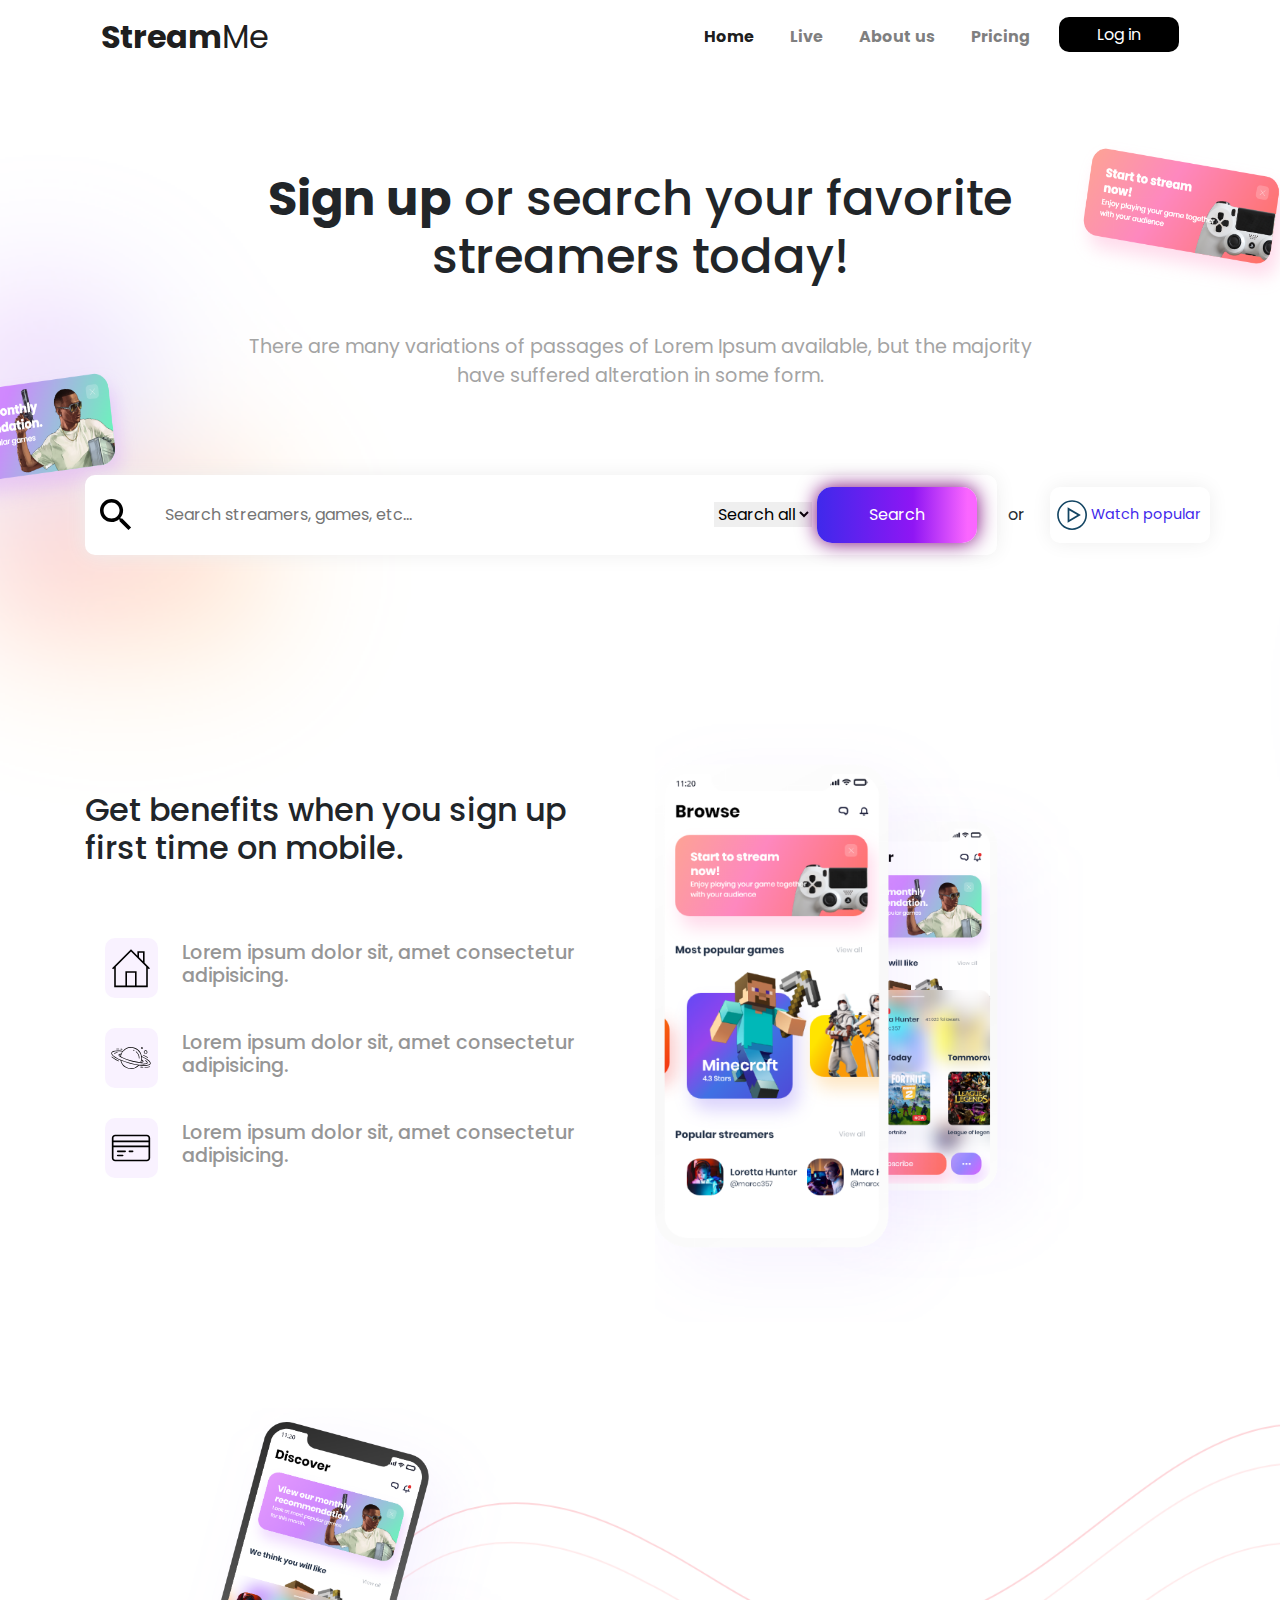
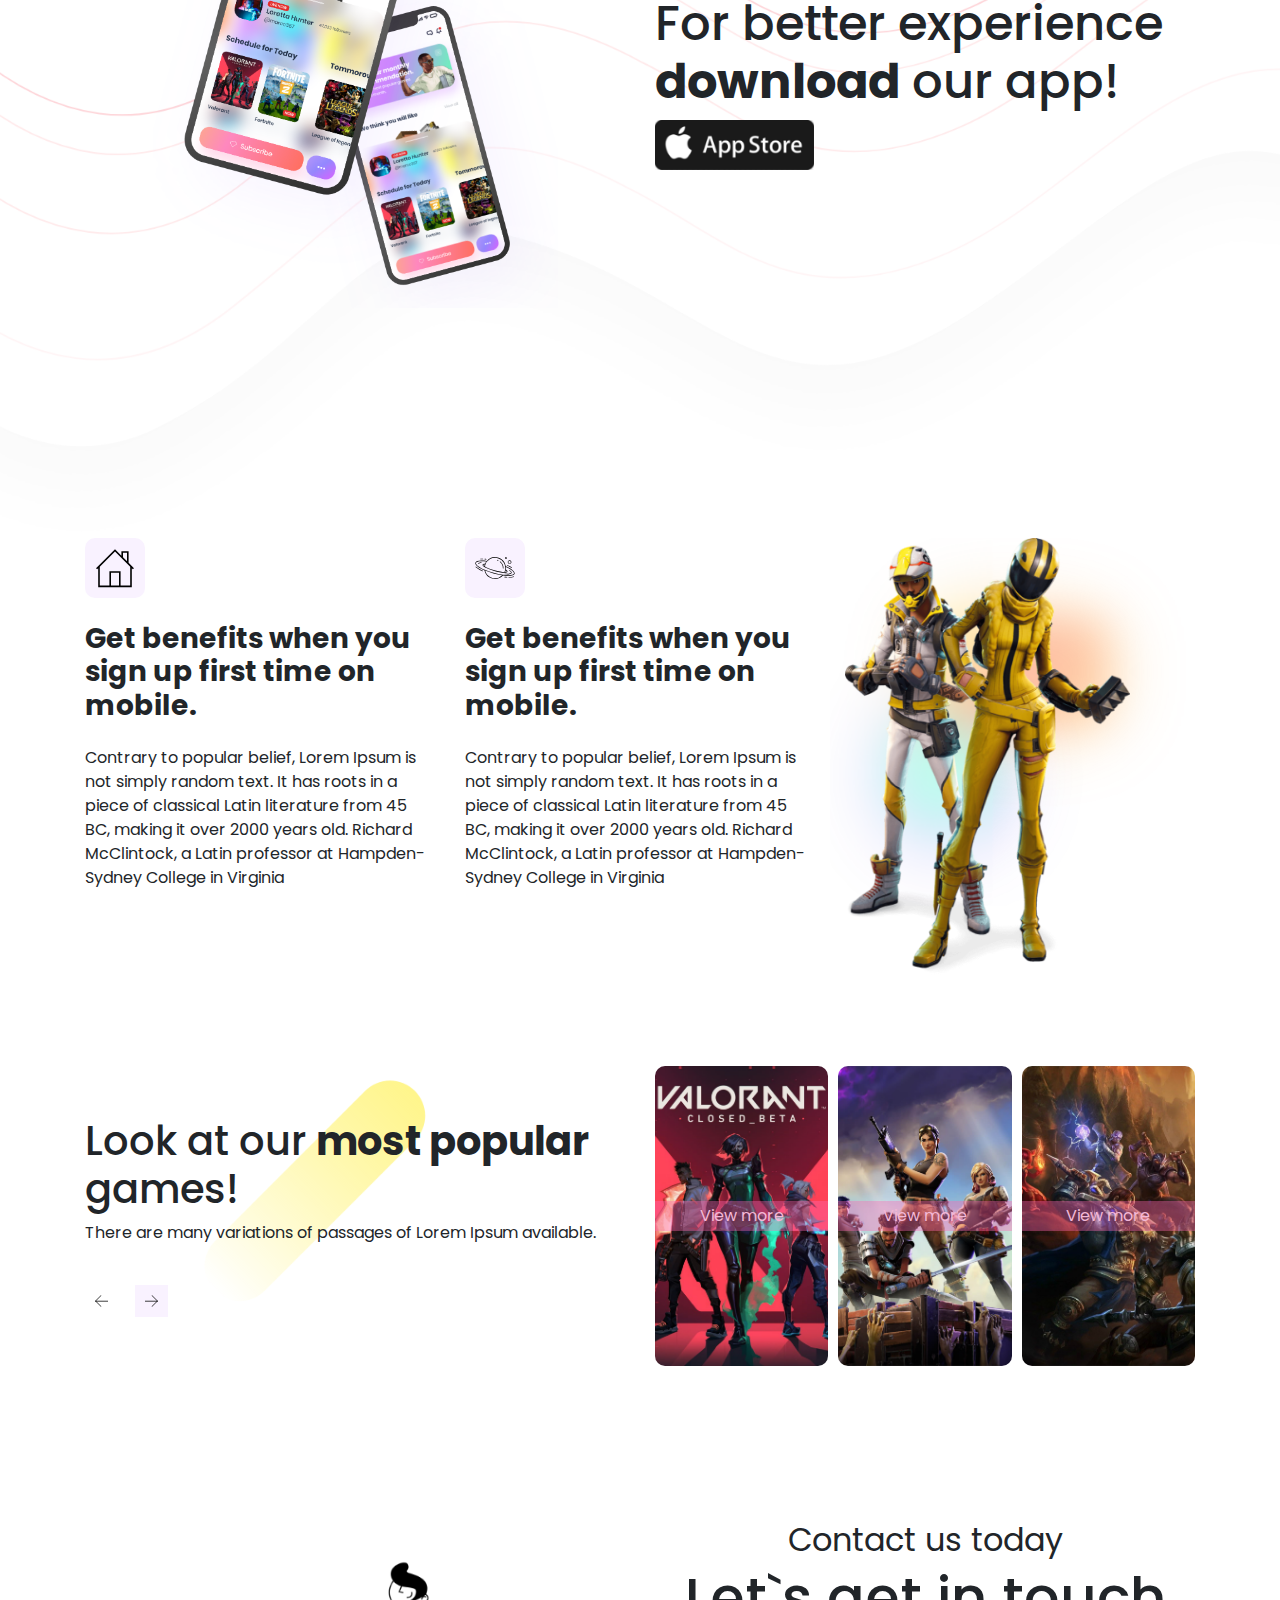
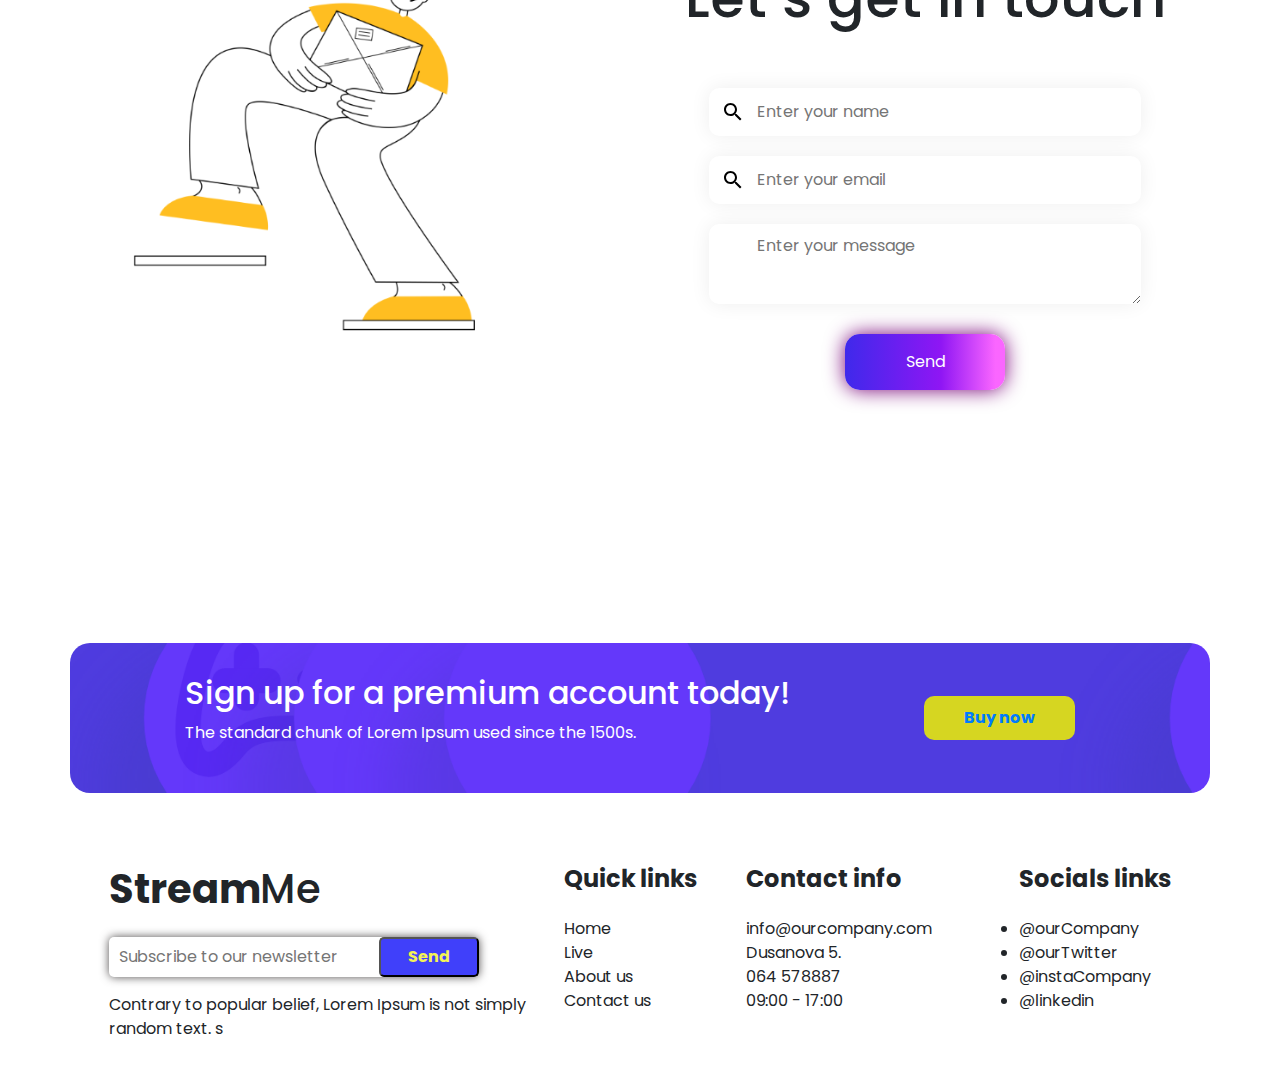
<file: index.html>
<!doctype html>
<html lang="en">
  <head>
    <!-- Required meta tags -->
    <meta charset="utf-8">
    <meta name="viewport" content="width=device-width, initial-scale=1, shrink-to-fit=no">

    <!-- Bootstrap CSS -->
    <link rel="stylesheet" href="css/bootstrap.min.css">
    <link rel="stylesheet" href="css/style.css">
    <link href="https://fonts.googleapis.com/css2?family=Poppins&display=swap" rel="stylesheet">



    <title>Game  fantasy </title>

  </head>
  <body>

    <div class="sticky-top">
      <div class="container">

        <nav class="navbar navbar-expand-lg navbar-light bg-light mb-5">
            <a class="navbar-brand" href="#"><strong>Stream</strong>Me</a>
            <button class="navbar-toggler" type="button" data-toggle="collapse" data-target="#navbarNav" aria-controls="navbarNav" aria-expanded="false" aria-label="Toggle navigation">
              <span class="navbar-toggler-icon"></span>
            </button>
            <div class="collapse navbar-collapse float-right" id="navbarNav">
              <ul class="navbar-nav navv">
                <li class="nav-item active">
                  <a class="nav-link" href="#">Home <span class="sr-only">(current)</span></a>
                </li>
                <li class="nav-item">
                  <a class="nav-link" href="#">Live</a>
                </li>
                <li class="nav-item">
                  <a class="nav-link" href="#">About us</a>
                </li>
                <li>
                    <a class="nav-link" href="./pricing.html">Pricing</a>
                </li>
                <li class="d-flex justify-content-center">
                    <button class=" dugme">Log in</button>
                </li>
              
              </ul>
            </div>
          </nav>

      </div>
    </div>

    <div class="slika-pozadina">
      <div class="container">
        <div class="row">
          <div class="col-12 text-center mb-5">

            <h1 class="naslov"><strong>Sign up</strong> or search your favorite streamers today!</h1>
            <p class="paragraf">There are many variations of passages of Lorem Ipsum available, but the majority have suffered alteration in some form.</p>

          </div>
          
          <div class="input1 d-flex align-items-center justify-content-between mt-5 mb-5 ">

            <div class="input2 d-flex justify-content-between align-items-center">

              <div class=" input3 d-flex align-items-center">
                <input class="input" type="text" placeholder="Search streamers, games, etc...">
                <img src="./assets/iconfinder_search_326690.svg" alt="">
              </div>

              <div class="btn-desno d-flex align-items-center">
                <select name="" id="" >
                  <option value="">Search all</option>
                  <option value=""> Nis</option>
                  <option value="">Novi sad</option>
                </select>
                <button type="submit" class="dugme2">Search</button>
              </div>

            </div>

            <span>or</span>
            
            <a href="" class="d-flex align-items-center justify-content-between video-dugme"><img src="./assets/iconfinder_play_1814112.svg" alt="">Watch popular</a>

          </div>
          
      </div>
    </div>

    <div class="margina">
      <div class="container mt-5">
        <div class="row">
          <div class="col-6">
            <h1 class="naslov2">Get benefits when you sign up first time on mobile.</h1>
            <div class="levi-padding">
              <ul class="ul-lista">
                <li class="d-flex align-items-center">
                  <div class="siva-kocka d-flex justify-content-center align-items-center">
                    <div class="siva-kocka1"></div>
                  </div>
                  <h4 class="pl-4">Lorem ipsum dolor sit, amet consectetur adipisicing.</h4>
                </li>
                <li class="d-flex align-items-center">
                  <div class="siva-kocka d-flex justify-content-center align-items-center">
                    <div class="siva-kocka2"></div>
                  </div>
                  <h4 class="pl-4">Lorem ipsum dolor sit, amet consectetur adipisicing.</h4>
                </li>
                <li class="d-flex align-items-center">
                  <div class="siva-kocka d-flex justify-content-center align-items-center">
                    <div class=" siva-kocka3"></div>
                  </div>
                  <h4 class="pl-4">Lorem ipsum dolor sit, amet consectetur adipisicing.</h4>
                </li>
              </ul>
            </div>
          </div>
          <div class="col-6 d-flex align-items-center justify-content-center">
            <img src="./assets/app.png" class="w-75 h-auto mt-5" alt="">
          </div>

        </div>
      </div>
    </div>
    
    <div class=" linije-slika">
      <div class="container">
        <div class="row">
          <div class="col-6 d-flex align-items-center justify-content-center">
            <div class="slika">

            </div>
          </div>
          <div class="col-6 d-flex flex-column justify-content-center">
            <h1 class="download-title">For better experience <br> <strong>download</strong> our app!</h1>

            <div class="store-labela d-flex justify-content-center align-items-center">
              <a href=""><img src="./assets/icons/apple-store.png" class="icon-download"></a>

            </div>

          </div>

        </div>

      </div>
    </div>




    <div class="container">
      <div class="row">
        <div class="col-4 d-flex flex-column">
          <div class="siva-kocka d-flex justify-content-center align-items-center">
            <div class="siva-kocka1"></div>
          </div>
          <h3 class="mt-4 mb-4 font-weight-bolder">Get benefits when you
            sign up first time on mobile.</h3>
          <p>Contrary to popular belief, Lorem Ipsum is not simply random text. It has roots in a piece of classical Latin literature from 45 BC, making it over 2000 years old. Richard McClintock, a Latin professor at Hampden-Sydney College in Virginia</p>
        </div>
        <div class="col-4 d-flex flex-column ">
          <div class="siva-kocka d-flex justify-content-center align-items-center">
            <div class="siva-kocka2"></div>
          </div>
          <h3 class="mt-4 mb-4 font-weight-bolder">Get benefits when you
            sign up first time on mobile.</h3>
          <p>Contrary to popular belief, Lorem Ipsum is not simply random text. It has roots in a piece of classical Latin literature from 45 BC, making it over 2000 years old. Richard McClintock, a Latin professor at Hampden-Sydney College in Virginia</p>
        </div>
        <div class="col-4 fog">
            <img src="./assets/characters.png" class="w-75 h-auto" alt="">
        </div>


      </div>

    </div>

    <div class="games mb-5">
      <div class="container">
        <div class="row d-flex align-items-center justify-content-center">
          <div class="col-6 d-flex flex-column">
            <h1>Look at our <b>most popular</b> games!</h1>
            <p>There are many variations of passages of Lorem Ipsum available.</p>

            <div class="strelice d-flex mt-4">
              <img src="./assets/arrow-left.svg">
              <img src="./assets/arrow-right.svg">
            </div>

          </div>

          <div class="col-6 kartice d-flex ">
            <div class="kartica-slika kartica-slika1 d-flex justify-content-center align-items-center">
              <button class="btn-view">View more</button>
            </div>
            <div class="kartica-slika kartica-slika2 d-flex justify-content-center align-items-center">
              <button class="btn-view">View more</button>
            </div>
            <div class="kartica-slika kartica-slika3 d-flex justify-content-center align-items-center">
              <button class="btn-view">View more</button>
            </div>
          </div>
        </div>
      </div>
    </div>
    
    <div class="container">
      <div class="row margina">
        <div class="col-6">
          <img src="./assets/contact-us.png" class="contact-us" alt="">
        </div>
        <div class="col-6 d-flex flex-column justify-content-center align-items-center contact-us-desno">
          <p>Contact us today</p>
          <h1>Let`s get in touch</h1>
          <form action="" class="d-flex flex-column m-5 align-items-center justify-content-center">
            <input class="input input4 pl-5" type="text" placeholder="Enter your name">
            <input class="input input4 pl-5" type="email" placeholder="Enter your email">
            <textarea class="input input5 pl-5" name="" id="" cols="30" rows="10" placeholder="Enter your message"></textarea>
            <button type="submit" class="dugme2 dugme3">Send</button>
          </form>
        </div>
      </div>
    </div>

    <div class="container">
      <div class="row margina futer ">
        <div class="col-12 d-flex justify-content-between align-items-center ">
          <div class="leva-strana-futer d-flex  flex-column">
            <h1>Sign up for a premium account today!</h1>
            <p>The standard chunk of Lorem Ipsum used since the 1500s.</p>
          </div>
          <a href="" class="sign-up"><b>Buy now</b></a>
    
        </div>
      </div>
    </div>

    <div class="container">
      <div class="row mt-5 p-4">
        <div class="col-5 d-flex flex-column align-items-start">
          <h1 class="mb-4"><b>Stream</b>Me</h1>
          <div class="newsletter">
            <input type="text" name="" id="" placeholder="Subscribe to our newsletter">
            <button type="submit" class="btn-desno dugme5">Send</button>
          </div>
          <p class="mt-3">Contrary to popular belief, Lorem Ipsum is not simply random text. s</p>

        </div>
        <div class="col-2 d-flex flex-column">
          <h4 class="mb-4"><b>Quick links</b></h4>
          <ul>
            <li>Home</li>
            <li>Live</li>
            <li>About us</li>
            <li>Contact us</li>
          </ul>
        </div>
        <div class="col-3 d-flex flex-column">
          <h4 class="mb-4"><b>Contact info</b></h4>
          <ul>
            <li>info@ourcompany.com</li>
            <li>Dusanova 5.</li>
            <li>064 578887</li>
            <li>09:00 - 17:00</li>
          </ul>
        </div>
        <div class="col-2 d-flex flex-column">
          <h4 class="mb-4"><b>Socials links</b></h4>
          <ul class="disc-lista">
            <li>@ourCompany</li>
            <li>@ourTwitter</li>
            <li>@instaCompany</li>
            <li>@linkedin</li>
          </ul>
        </div>
      </div>
    </div>






    <!-- Optional JavaScript -->
    <!-- jQuery first, then Popper.js, then Bootstrap JS -->
    <script src="https://code.jquery.com/jquery-3.5.1.slim.min.js" integrity="sha384-DfXdz2htPH0lsSSs5nCTpuj/zy4C+OGpamoFVy38MVBnE+IbbVYUew+OrCXaRkfj" crossorigin="anonymous"></script>
    <script src="https://cdn.jsdelivr.net/npm/popper.js@1.16.1/dist/umd/popper.min.js" integrity="sha384-9/reFTGAW83EW2RDu2S0VKaIzap3H66lZH81PoYlFhbGU+6BZp6G7niu735Sk7lN" crossorigin="anonymous"></script>
    <script src="js/bootstrap.min.js"></script>
    <script src="https://cdnjs.cloudflare.com/ajax/libs/gsap/3.5.1/gsap.min.js" integrity="sha512-IQLehpLoVS4fNzl7IfH8Iowfm5+RiMGtHykgZJl9AWMgqx0AmJ6cRWcB+GaGVtIsnC4voMfm8f2vwtY+6oPjpQ==" crossorigin="anonymous"></script>
    <script src="./javascript.js"></script>
  </body>
</html>
</file>
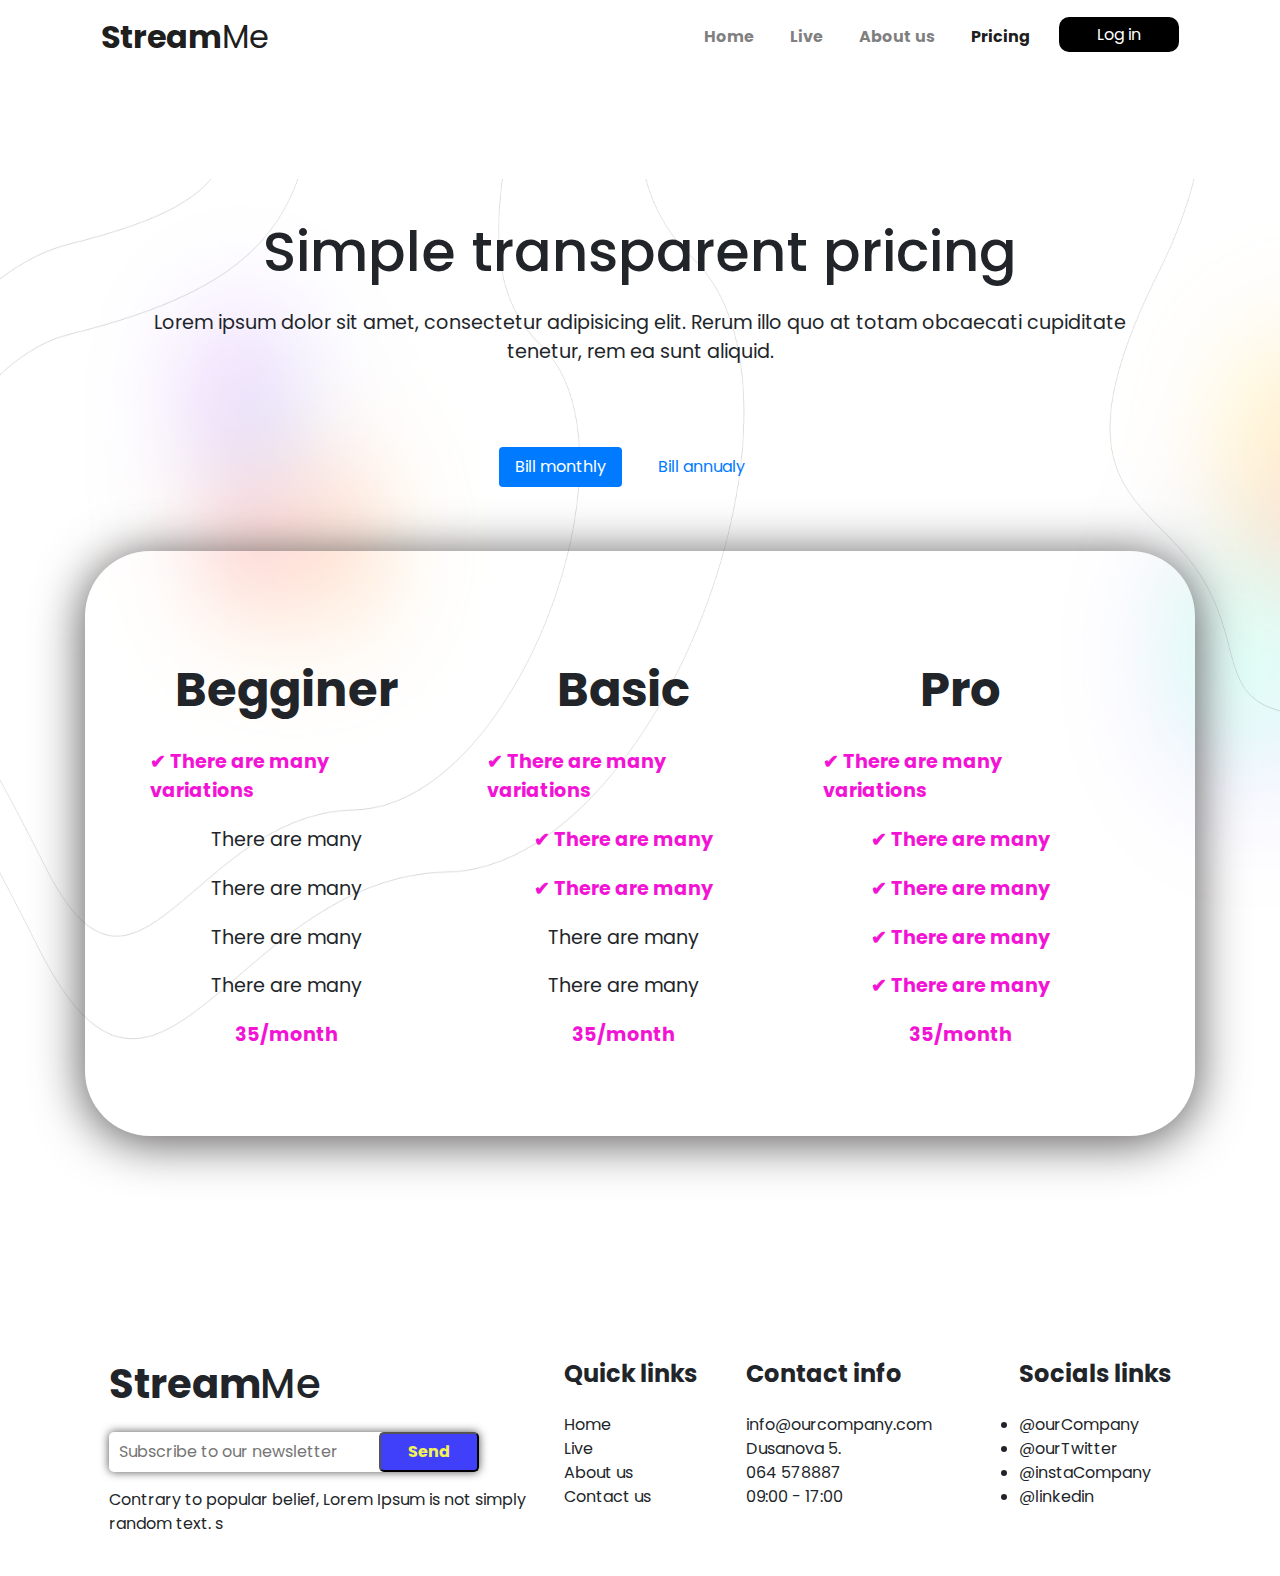
<file: pricing.html>
<!doctype html>
<html lang="en">
  <head>
    <!-- Required meta tags -->
    <meta charset="utf-8">
    <meta name="viewport" content="width=device-width, initial-scale=1, shrink-to-fit=no">

    <!-- Bootstrap CSS -->
    <link rel="stylesheet" href="css/bootstrap.min.css">
    <link rel="stylesheet" href="css/style.css">

    <link href="https://fonts.googleapis.com/css2?family=Poppins&display=swap" rel="stylesheet">



    <title>Pricing</title>

  </head>
  <body>

    <div class="sticky-top">
      <div class="container">

        <nav class="navbar navbar-expand-lg navbar-light bg-light mb-5">
            <a class="navbar-brand" href="#"><strong>Stream</strong>Me</a>
            <button class="navbar-toggler" type="button" data-toggle="collapse" data-target="#navbarNav" aria-controls="navbarNav" aria-expanded="false" aria-label="Toggle navigation">
              <span class="navbar-toggler-icon"></span>
            </button>
            <div class="collapse navbar-collapse float-right" id="navbarNav">
              <ul class="navbar-nav navv">
                <li class="nav-item">
                  <a class="nav-link" href="#">Home <span class="sr-only">(current)</span></a>
                </li>
                <li class="nav-item">
                  <a class="nav-link" href="#">Live</a>
                </li>
                <li class="nav-item">
                  <a class="nav-link" href="#">About us</a>
                </li>
                <li>
                    <a class="nav-link active" href="#">Pricing</a>
                </li>
                <li class="d-flex justify-content-center">
                    <button class=" dugme">Log in</button>
                </li>
              
              </ul>
            </div>
          </nav>

      </div>
    </div>


    <div class="slika-pricing">
        <div class="container">
            <div class="row">
                <div class="col-12 mt-5 p-5 d-flex flex-column align-items-center justify-content-center text-center naslov-tab">
                    <h1 class="mb-4">Simple transparent pricing</h1>
                    <p>Lorem ipsum dolor sit amet, consectetur adipisicing elit. Rerum illo quo at totam obcaecati cupiditate tenetur, rem ea sunt aliquid.</p>
                </div>
                <div class="col-12 d-flex justify-content-center align-items-center flex-column mt-3">
                    <ul class="nav nav-pills mb-3" id="pills-tab" role="tablist">
                        <li class="nav-item">
                          <a class="nav-link active" id="pills-home-tab" data-toggle="pill" href="#pills-home" role="tab" aria-controls="pills-home" aria-selected="true">Bill monthly</a>
                        </li>
                        <li class="nav-item">
                          <a class="nav-link" id="pills-profile-tab" data-toggle="pill" href="#pills-profile" role="tab" aria-controls="pills-profile" aria-selected="false">Bill annualy</a>
                        </li>
                    </ul>
                      <div class="tab-content mt-5" id="pills-tabContent">
                        <div class="tab-pane fade show active" id="pills-home" role="tabpanel" aria-labelledby="pills-home-tab">
                            <div class="container">
                                <div class="row tab-row">
                                    <div class="col-4 d-flex flex-column justify-content-center align-items-center pr-5 tab tab-1">
                                        <h1>Begginer</h1>
                                        <ul class="d-flex flex-column justify-content-center align-items-center ul-lista-tab">
                                            <li class="span">&#10004; There are many variations</li>
                                            <li>There are many </li>
                                            <li>There are many </li>
                                            <li>There are many </li>
                                            <li>There are many </li>
                                            <li class="span">35/<span>month</span></li>
                                        </ul>
                                    </div>
                                    <div class="col-4 d-flex flex-column justify-content-center align-items-center pr-5 tab tab-2">
                                        <h1>Basic</h1>
                                        <ul class="d-flex flex-column justify-content-center align-items-center ul-lista-tab">
                                            <li class="span">&#10004; There are many variations</li>
                                            <li class="span">&#10004; There are many </li>
                                            <li class="span">&#10004; There are many </li>
                                            <li>There are many </li>
                                            <li>There are many </li>
                                            <li class="span">35/<span>month</span></li>
                                        </ul>
                                    </div>
                                    <div class="col-4 d-flex flex-column justify-content-center align-items-center pr-5 tab tab-3">
                                        <h1>Pro</h1>
                                        <ul class="d-flex flex-column justify-content-center align-items-center ul-lista-tab">
                                            <li class="span">&#10004; There are many variations</li>
                                            <li class="span">&#10004; There are many </li>
                                            <li class="span">&#10004; There are many</li>
                                            <li class="span">&#10004; There are many </li>
                                            <li class="span">&#10004; There are many </li>
                                            <li class="span">35/<span>month</span></li>
                                        </ul>
                                    </div>
                                </div>
                            </div>
                        </div>
                        <div class="tab-pane fade" id="pills-profile" role="tabpanel" aria-labelledby="pills-profile-tab">...</div>
                      </div>
                </div>
            </div>
        </div>
    </div>


















    <div class="container margina">
      <div class="row mt-5 p-4">
        <div class="col-5 d-flex flex-column align-items-start">
          <h1 class="mb-4"><b>Stream</b>Me</h1>
          <div class="newsletter">
            <input type="text" name="" id="" placeholder="Subscribe to our newsletter">
            <button type="submit" class="btn-desno dugme5">Send</button>
          </div>
          <p class="mt-3">Contrary to popular belief, Lorem Ipsum is not simply random text. s</p>

        </div>
        <div class="col-2 d-flex flex-column">
          <h4 class="mb-4"><b>Quick links</b></h4>
          <ul>
            <li>Home</li>
            <li>Live</li>
            <li>About us</li>
            <li>Contact us</li>
          </ul>
        </div>
        <div class="col-3 d-flex flex-column">
          <h4 class="mb-4"><b>Contact info</b></h4>
          <ul>
            <li>info@ourcompany.com</li>
            <li>Dusanova 5.</li>
            <li>064 578887</li>
            <li>09:00 - 17:00</li>
          </ul>
        </div>
        <div class="col-2 d-flex flex-column">
          <h4 class="mb-4"><b>Socials links</b></h4>
          <ul class="disc-lista">
            <li>@ourCompany</li>
            <li>@ourTwitter</li>
            <li>@instaCompany</li>
            <li>@linkedin</li>
          </ul>
        </div>
      </div>
    </div>






    <!-- Optional JavaScript -->
    <!-- jQuery first, then Popper.js, then Bootstrap JS -->
    <script src="https://code.jquery.com/jquery-3.5.1.slim.min.js" integrity="sha384-DfXdz2htPH0lsSSs5nCTpuj/zy4C+OGpamoFVy38MVBnE+IbbVYUew+OrCXaRkfj" crossorigin="anonymous"></script>
    <script src="https://cdn.jsdelivr.net/npm/popper.js@1.16.1/dist/umd/popper.min.js" integrity="sha384-9/reFTGAW83EW2RDu2S0VKaIzap3H66lZH81PoYlFhbGU+6BZp6G7niu735Sk7lN" crossorigin="anonymous"></script>
    <script src="js/bootstrap.min.js"></script>
  </body>
</html>
</file>
<file: css/style.css>
*{
    box-sizing: border-box;
    margin: 0;
    padding: 0;
    font-family: 'Poppins', sans-serif;

}

.navv{
    width: 100%;
    display: flex;
    justify-content:flex-end;
    font-weight: bold;
}


.dugme{
    color: white;
    width: 120px;
    height: 35px;
    border-radius: 10px;
    background-color: black;
    border: none;
}

.dugme:focus{
    outline: none;
    cursor: pointer;

}

.dugme:hover{
    color: red;
    background-color: white;
    border: 1px solid black;
}


.nav-link{
    margin-right: 20px;
}

.bg-light{
    background-color: white  !important;

}


.navbar-brand{
    font-size: 2rem;
}

.naslov{
    font-size: 3.0rem;
    margin: 3rem 5rem;
}

.paragraf{
    font-size: 1.2rem;
    color: #A4A4A4;
    margin: 0px 150px;
}

.slika-pozadina{
    background-image: url(../assets/hero-left.png), url(../assets/hero-right.png), url(../assets/hero-bg.png);
    background-repeat: no-repeat,no-repeat,no-repeat;
    background-position: -8vw 26vh, 83vw 1vh, center;
    height: 120vh;
    width: 100%;
    background-size: 250px 175px, 250px 175px, cover;
}

.forma{
    width: 100%;
    height: 5rem;
}

.input{
    width: 100%;
    height: 4rem;
    position: relative;
}

.btn{
    position: absolute;
    right: 0px;
    height: 3rem;
    width: 10%;
}

.input1{
    width: 100%;
}

.input2{
    width: 80%;
    position: relative;
}

.input3{
    width: 100%;
    position: relative;
}

.input3, img{
    position: absolute;
    left: 15px;
    height: 2rem;
}

.input{
    width: 100%;
    border: none;
    height: 5rem;
    border-radius: 10px;
    padding-left: 80px;
    box-shadow: 0px 0px 20px rgb(238, 238, 238);
}

.input:focus{
    outline: none;
}

.btn-desno{
    position: absolute;
    right: 0px;
    height: fit-content;
}

.dugme2{
    height: 3.5rem;
    width: 10rem;
    border: none;
    margin: 5px;
    border-radius: 15px;
    background: rgb(63,41,235);
    background: linear-gradient(90deg, rgba(63,41,235,1) 0%, rgba(143,22,244,1) 60%, rgba(250,100,255,0.9895308465182948) 94%);
    color: white;
    box-shadow: rgb(119, 0, 119) 0px 0px 20px;
}
.dugme2:focus{
    outline: none;
    cursor: pointer;
}

select{
    border: none;
}

.video-dugme{
    width: 160px;
    border: none;
    height: 3.5rem;
    border-radius: 10px;
    box-shadow: 0px 0px 20px rgb(238, 238, 238);
    color: rgb(63,41,235);
    position: relative;
    font-size: 0.9rem;
    padding-right: 10px;
}


.video-dugme img{
    position: relative;
    left: 2px;
    height: 40px;
}

.margina{
    margin-top: 200px;
}

.naslov2{
    font-size: 2rem;
    margin-bottom: 70px;
}

.levi-padding{
    padding-left: 20px;
}

.ul-lista{
    list-style-type: none;
}

.ul-lista li{
    margin-bottom: 30px;
}

.siva-kocka{
    background-color: rgb(249, 242, 255);
    height: 60px;
    width: 60px;
    border-radius: 10px;
    background-repeat: no-repeat;
    background-size: contain;
    background-position: center;
}

.ul-lista li h4{
    color: rgb(150, 150, 150);
    font-size: 1.2rem;
}

.siva-kocka1{
    background-image: url(../assets/iconfinder_home-house-homepage-resient-address_3209296.svg);
    height: 40px;
    width: 40px;
    background-repeat: no-repeat;
    background-size: contain;
    background-position: center;
}

.siva-kocka2{
    background-image: url(../assets/iconfinder_iStar_Design_Space_LineIcons_Live-15_3088374.svg);
    height: 40px;
    width: 40px;
    background-repeat: no-repeat;
    background-size: contain;
    background-position: center;
}

.siva-kocka3{
    background-image: url(../assets/iconfinder_08.Credit-Card_290142.svg);
    height: 40px;
    width: 40px;
    background-repeat: no-repeat;
    background-size: contain;
    background-position: center;
}


.linije-slika{
    background-image: url(../assets/download-bg.png);
    background-size: cover;
    background-repeat: no-repeat;
    background-position: center;
    min-height: 730px;
    margin-top: 200px;
}



.slika{
    background-image: url(../assets/app-2.png);
    background-repeat: no-repeat;
    background-size: cover;
    background-position: center;
    width: 75%;
    height: 500px;
}

.icon-download{
    margin-right: 3rem;
    height: 50px;
}

.download-title{
    font-size: 3rem;
    margin-bottom: 10px;
}

.store-labela{
    width: 100%;

}

.fog{
    background-image: url(../assets/char-bg.png);
    background-size: cover;
    background-repeat: no-repeat;
    background-position: center;
    width: 100%;
    height: auto;
}
.strelice{
    width: 100%;
    height: 30px;
}

.strelice img:first-child{
    padding: 10px;
}


.strelice img:last-child{
    background-color:  rgb(249, 242, 255);
    padding: 10px;
    margin-left: 50px;
}

.games{
    margin-top: 10rem;
    background-image: url(../assets/yellow-shape.png);
    background-repeat: no-repeat;
    background-size: contain;
    background-position: 190px;
    height: 250px;

}


.kartica-slika{
    background-image: url(../assets/card1.png);
    background-repeat: no-repeat;
    background-size: cover;
    background-position: center;
    height: 300px;
    width: 100%;
    border-radius: 10px;
    margin-right: 10px;
    transition: all 1s;

}

.kartica-slika:hover{
    transform: translatey(100px);
    transition: all 1s;
    box-shadow: 0px 0px 20px violet;
}

.kartica-slika2{
    background-image: url(../assets/card2.png);
    background-repeat: no-repeat;
    background-size: cover;
    background-position: center;
    height: 300px;
    width: 100%;
    border-radius: 10px;
    margin-right: 10px;
}

.kartica-slika3{
    background-image: url(../assets/card3.png);
    background-repeat: no-repeat;
    background-size: cover;
    height: 300px;
    width: 100%;
    border-radius: 10px;
    margin-right: 0px;
}

.btn-view{
    width: 100%;
    height: 30px;
    background-color: rgba(255, 105, 180, 0.384);
    border: none;
    color: rgb(243, 184, 214);
    transition: all 0.5s;

}

.btn-view:hover{
    transition: all 1s;
    background-color: rgba(255, 255, 255, 0.445);
    color: red;
}

.btn-view:focus{
    outline: none;
    color: white;
}

.contact-us{
    background-size: cover;
    width: 80%;
    height: auto;
}

.contact-us-desno p{
    margin-bottom: 0px;
    font-size: 2rem;
}

.contact-us-desno h1{
    font-size: 3.5rem;
}

.contact-us-desno form{
    width: 100%;
}

.input4{
    width: 80%;
    padding: 0px;
    margin-bottom: 20px;
    height: 3rem;
    background-image: url(../assets/iconfinder_search_326690.svg);
    background-repeat: no-repeat;
    background-position: 15px;
}


.input5{
    padding: 10px 0px;
    width: 80%;
}

.dugme3{
    color: white;
    margin-top: 30px;
}

.futer{
    background-color: rgb(79, 60, 223);
    color: white;
    border-radius: 20px;
    height: 150px;
    background-image: url(../assets/cta-btn.png);
    background-position: center;
    background-size: cover;
    background-repeat: no-repeat;
    padding: 0px 100px;
}

.futer h1{
    font-size: 2rem;
}

.futer p{
    font-size: 1rem;
}

.sign-up{
    background-color: rgb(214, 214, 33);
    padding: 10px 40px;
    border-radius: 10px;
    margin-right: 20px;
    font-size: 1rem;
}



.newsletter{
    position: relative;
}

.newsletter input{
    width: 370px;
    border-radius: 5px;
    height: 2.5rem;
    padding-left: 10px;
    border: none;
    box-shadow: 0px 0px 10px rgb(82, 79, 79);
}

.dugme5{
    background-color: rgb(64, 64, 250);
    color: rgb(243, 243, 85);
    width: 100px;
    position: absolute;
    right: 0px;
    height: 2.5rem;
    border-radius: 5px;
    font-weight: bold;
}

ul{
    list-style-type: none;
}

.disc-lista{
    list-style-type: disc;
}


.slika-pricing{
    background-image: url(../assets/pricing-bg.png);
    background-repeat: no-repeat;
    background-size: 100vw 100vh;
    background-position: center;
}

.tab-row{
    box-shadow: 0px 5px 50px rgb(82, 79, 79);
    border-radius: 65px;
    padding: 50px;
}

.tab{
    transition: all 1s;
    margin-top: 10px;
}

.tab li{
    margin-bottom: 20px;
}

.tab h1{
    margin-bottom: 30px;
    margin-top: 50px;
    font-weight: bold;
    font-size: 3rem;
}

.span{
    color: rgb(243, 19, 213);
    font-weight: bold;
}

.tab:hover{
    transition: all 1.2s;
    transform: translateY(120px);
    box-shadow: 0px 5px 50px rgb(98, 72, 243);
    border-radius: 40px;
    margin-top: 20px;
    background-image: url(../assets/card-bg.png);
    background-size: cover;
    background-repeat: no-repeat;
}

.ul-lista-tab li{
    font-size: 1.2rem;
}

.naslov-tab h1{
    font-size: 3.5rem;
}

.naslov-tab p{
    font-size: 1.2rem;
}


.naslov-tab h1:hover{
    font-size: 1.2rem;
}

.tab:hover{
    color: white;
}
</file>
